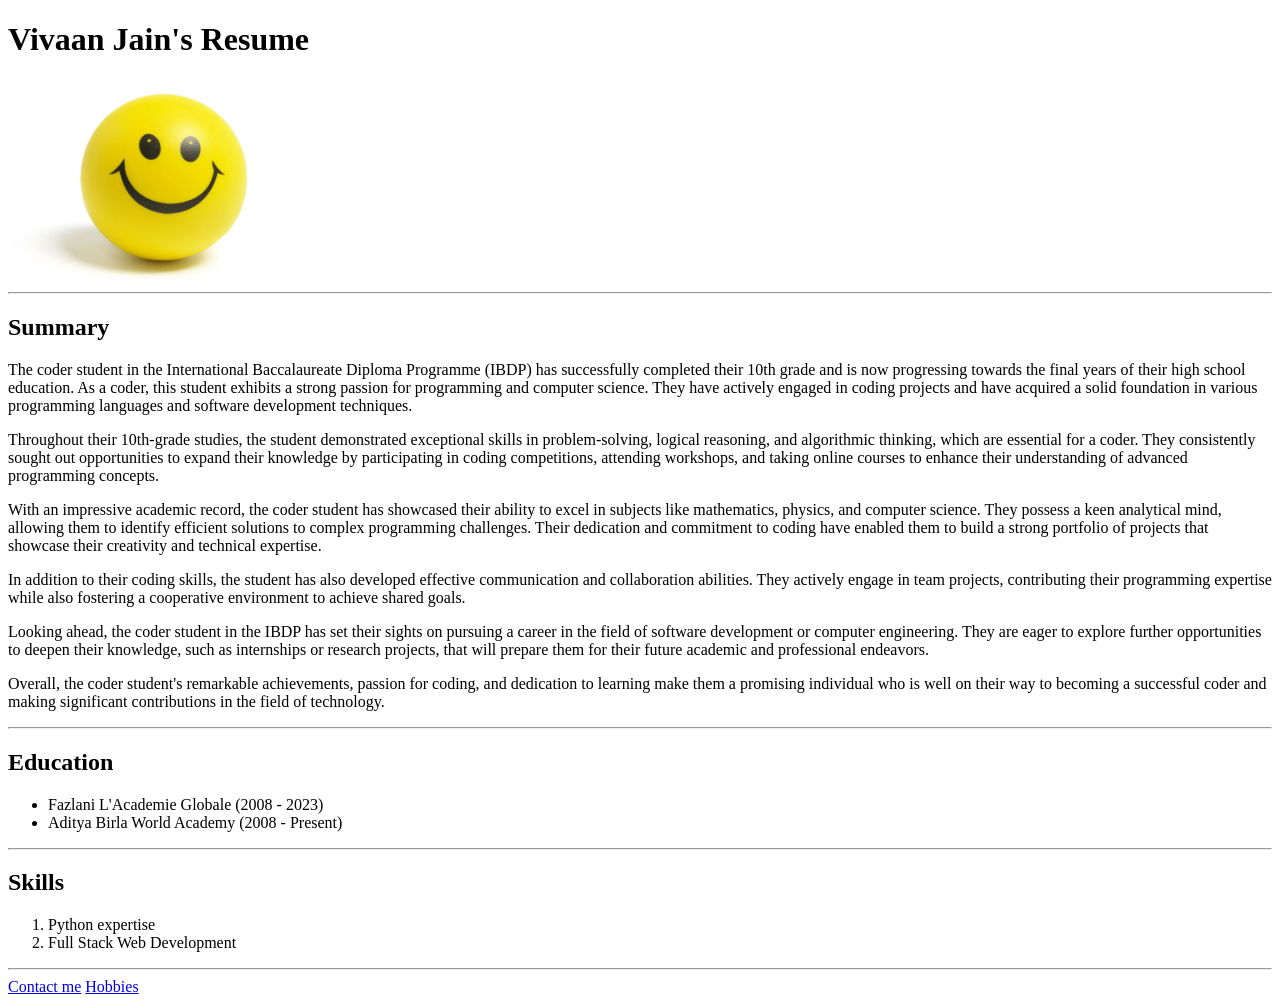
<file: Files/Capstone Project/index.html>
<!DOCTYPE html>
<html lang="en">
<head>
    <meta charset="UTF-8">
    <meta http-equiv="X-UA-Compatible" content="IE=edge">
    <meta name="viewport" content="width=device-width, initial-scale=1.0">
    <title>My Resume</title>
</head>
<body>
    <h1>Vivaan Jain's Resume</h1>
    <img src="./Vivaan_Jain_image.webp" alt="Image of Vivaan Jain" height="200"/>
    <hr />

    <h2>Summary</h2>
    <p>The coder student in the International Baccalaureate Diploma Programme (IBDP) has successfully completed their 10th grade and is now progressing towards the final years of their high school education. As a coder, this student exhibits a strong passion for programming and computer science. They have actively engaged in coding projects and have acquired a solid foundation in various programming languages and software development techniques.</p>

    <p> Throughout their 10th-grade studies, the student demonstrated exceptional skills in problem-solving, logical reasoning, and algorithmic thinking, which are essential for a coder. They consistently sought out opportunities to expand their knowledge by participating in coding competitions, attending workshops, and taking online courses to enhance their understanding of advanced programming concepts.</p>
        
    <p> With an impressive academic record, the coder student has showcased their ability to excel in subjects like mathematics, physics, and computer science. They possess a keen analytical mind, allowing them to identify efficient solutions to complex programming challenges. Their dedication and commitment to coding have enabled them to build a strong portfolio of projects that showcase their creativity and technical expertise.</p>
        
    <p>In addition to their coding skills, the student has also developed effective communication and collaboration abilities. They actively engage in team projects, contributing their programming expertise while also fostering a cooperative environment to achieve shared goals.</p>
        
    <p> Looking ahead, the coder student in the IBDP has set their sights on pursuing a career in the field of software development or computer engineering. They are eager to explore further opportunities to deepen their knowledge, such as internships or research projects, that will prepare them for their future academic and professional endeavors.</p>
        
    <p> Overall, the coder student's remarkable achievements, passion for coding, and dedication to learning make them a promising individual who is well on their way to becoming a successful coder and making significant contributions in the field of technology.</p>
    <hr />

    <h2>Education</h2>

    <ul>
        <li>Fazlani L'Academie Globale (2008 - 2023)</li>
        <li>Aditya Birla World Academy (2008 - Present)</li>
    </ul>

    <hr />

    <h2>Skills</h2>

    <ol>
        <li>Python expertise</li>
        <li>Full Stack Web Development</li>
    </ol>

    <hr />

    <footer>
        <a href="contact.html">Contact me</a>
        <a href="hobbies.html">Hobbies</a>
    </footer>
</body>
</html>
</file>
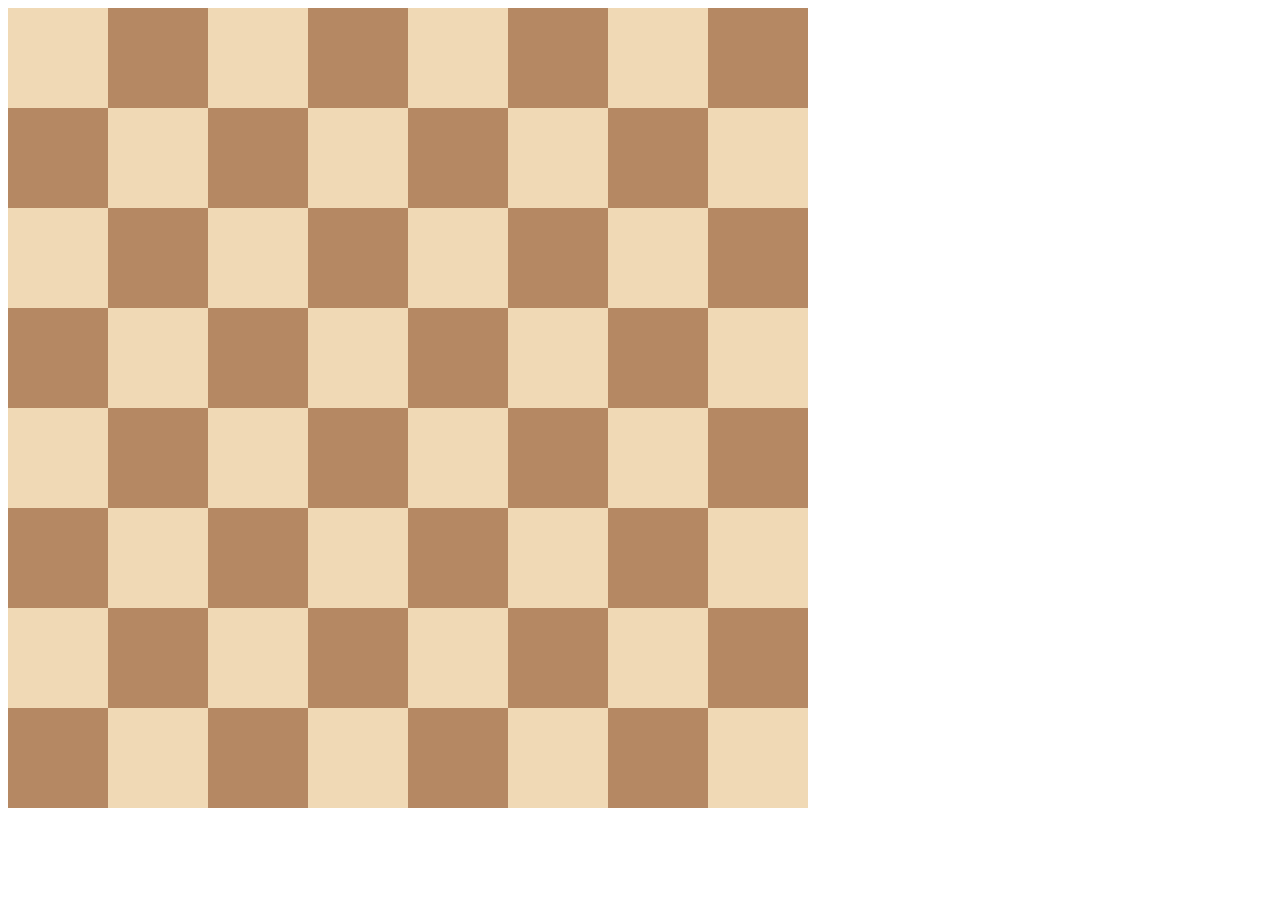
<file: Files/10.0+Display+Grid/10.0 Display Grid/index.html>
<!DOCTYPE html>
<html>

<head>
  <title>Chessboard</title>
  <style>
    /* Write your code here */
    /* Each square should be 100px by 100px */
    /* My colours for white: #f0d9b5, black: #b58863 */

    .container {
      display: grid;
      grid-template-columns: 1fr 1fr 1fr 1fr 1fr 1fr 1fr 1fr;
      grid-template-rows: 1fr 1fr 1fr 1fr 1fr 1fr 1fr 1fr;
      width: 800px
    }

    .black {
      background-color: #b58863;
      width: 100px;
      height: 100px;
    }

    .white {
      background-color: #f0d9b5;
      width: 100px;
      height: 100px;
    }


  </style>
</head>

<body>
  <div class="container">
    <div class="white"></div>
    <div class="black"></div>
    <div class="white"></div>
    <div class="black"></div>
    <div class="white"></div>
    <div class="black"></div>
    <div class="white"></div>
    <div class="black"></div>
    <div class="black"></div>
    <div class="white"></div>
    <div class="black"></div>
    <div class="white"></div>
    <div class="black"></div>
    <div class="white"></div>
    <div class="black"></div>
    <div class="white"></div>
    <div class="white"></div>
    <div class="black"></div>
    <div class="white"></div>
    <div class="black"></div>
    <div class="white"></div>
    <div class="black"></div>
    <div class="white"></div>
    <div class="black"></div>
    <div class="black"></div>
    <div class="white"></div>
    <div class="black"></div>
    <div class="white"></div>
    <div class="black"></div>
    <div class="white"></div>
    <div class="black"></div>
    <div class="white"></div>
    <div class="white"></div>
    <div class="black"></div>
    <div class="white"></div>
    <div class="black"></div>
    <div class="white"></div>
    <div class="black"></div>
    <div class="white"></div>
    <div class="black"></div>
    <div class="black"></div>
    <div class="white"></div>
    <div class="black"></div>
    <div class="white"></div>
    <div class="black"></div>
    <div class="white"></div>
    <div class="black"></div>
    <div class="white"></div>
    <div class="white"></div>
    <div class="black"></div>
    <div class="white"></div>
    <div class="black"></div>
    <div class="white"></div>
    <div class="black"></div>
    <div class="white"></div>
    <div class="black"></div>
    <div class="black"></div>
    <div class="white"></div>
    <div class="black"></div>
    <div class="white"></div>
    <div class="black"></div>
    <div class="white"></div>
    <div class="black"></div>
    <div class="white"></div>
  </div>
</body>

</html>
</file>
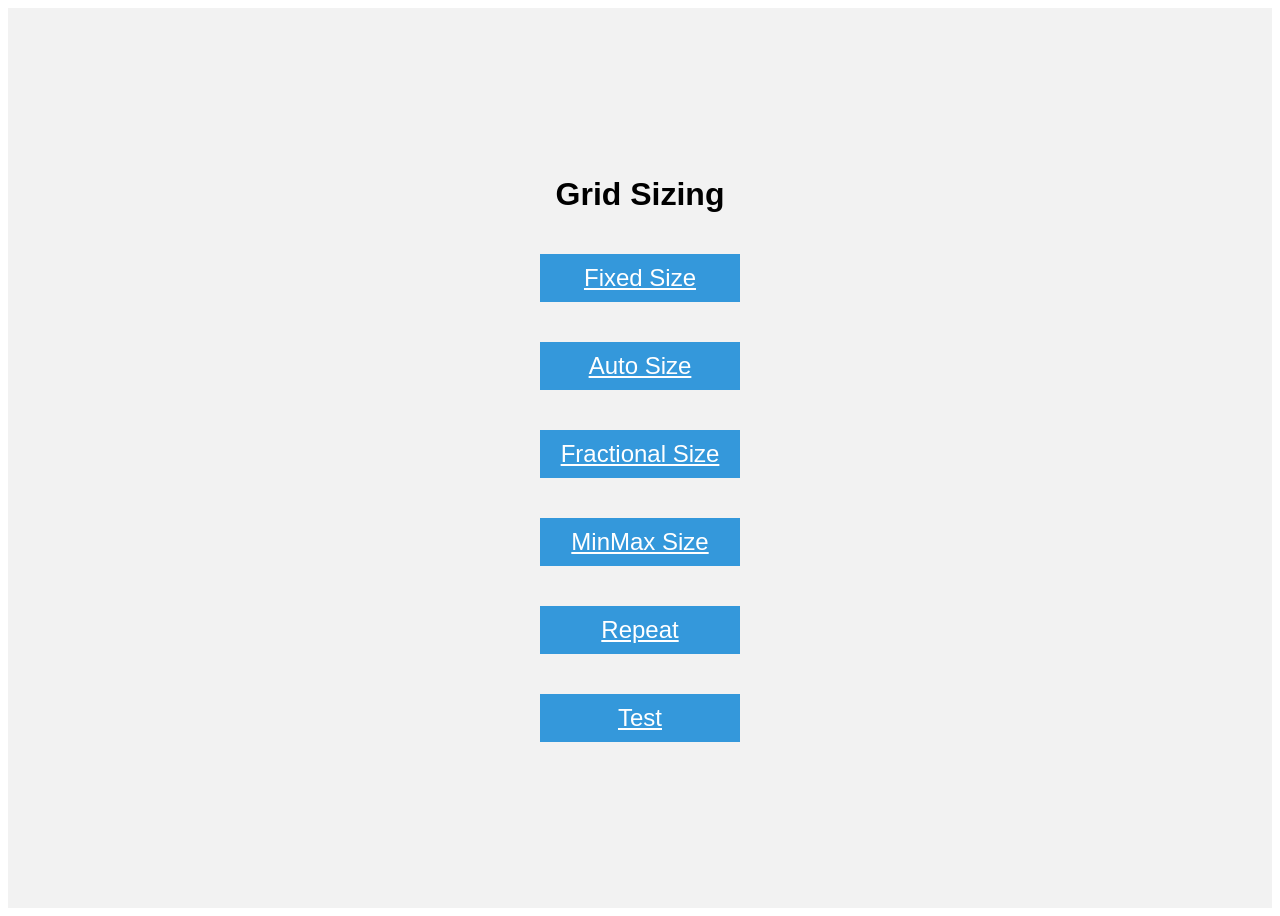
<file: Files/10.1+Grid+Sizing/10.1 Grid Sizing/index.html>
<!DOCTYPE html>
<html lang="en">

<head>
  <meta charset="UTF-8">
  <meta name="google" content="notranslate">
  <meta name="viewport" content="width=device-width, initial-scale=1.0">
  <title>Grid Fundamentals</title>
  <style>
    body {
      font-family: sans-serif;
    }

    .container {
      display: flex;
      justify-content: center;
      align-items: center;
      flex-direction: column;
      height: 100vh;
      background-color: #f2f2f2;
    }

    .item {
      width: 200px;
      margin: 20px;
      background-color: #3498db;
      color: #fff;
      text-align: center;
      line-height: 2;
      font-size: 24px;
    }
  </style>
</head>

<body>
  <div class="container">
    <h1>Grid Sizing</h1>
    <a class="item" href="./fixed-size.html">Fixed Size</a>
    <a class="item" href="./auto-size.html">Auto Size</a>
    <a class="item" href="./fractional-size.html">Fractional Size</a>
    <a class="item" href="./minmax-size.html">MinMax Size</a>
    <a class="item" href="./repeat.html">Repeat</a>
    <a class="item" href="./test.html">Test</a>


  </div>
</body>

</html>
</file>
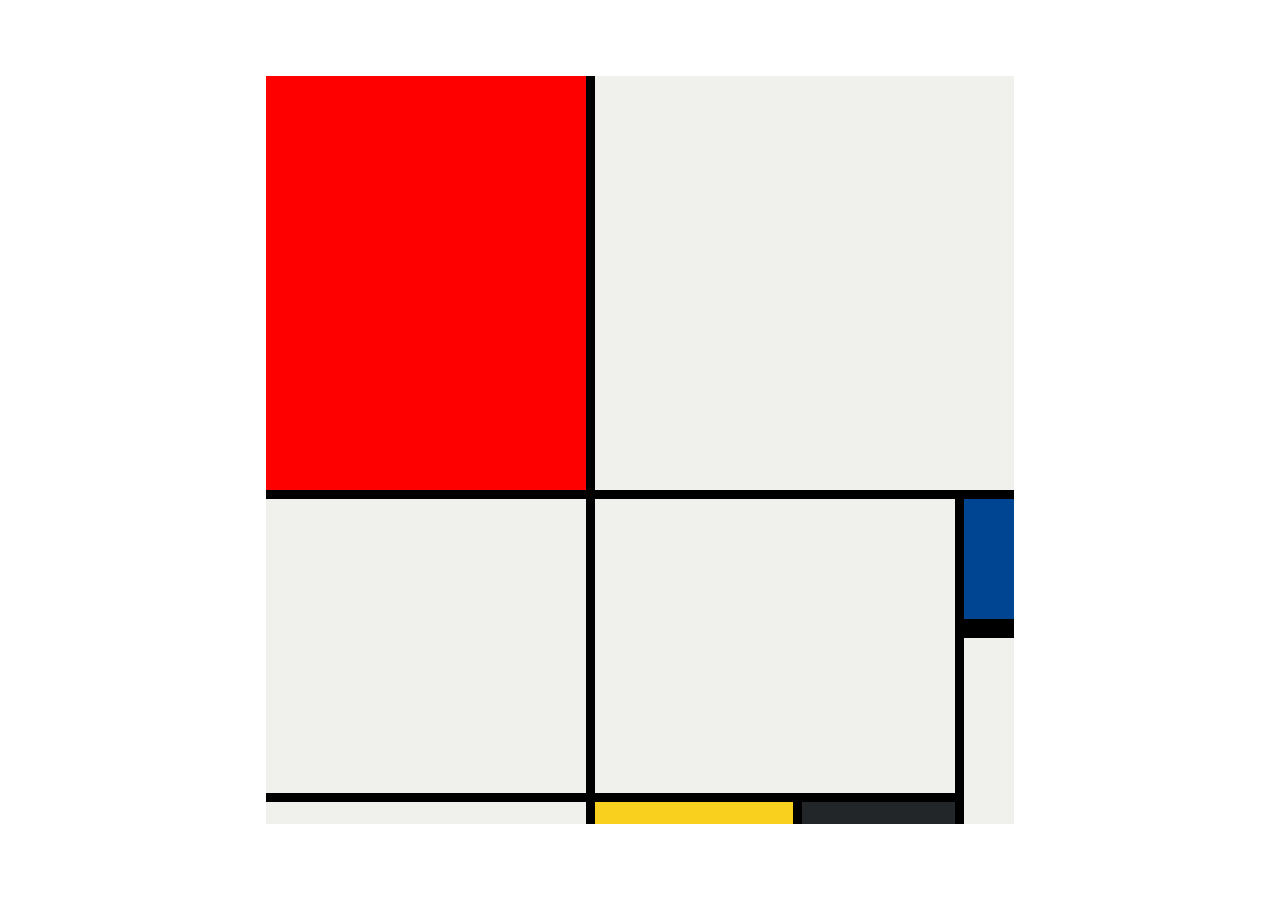
<file: Files/10.3+Mondrian+Project/10.3 Mondrian Project/index.html>
<!DOCTYPE html>
<html lang="en">

<head>
  <meta charset="UTF-8">
  <meta name="viewport" content="width=device-width, initial-scale=1.0">
  <title>Mondrian Project</title>
  <style>
    /* 
    Write your CSS here 
    Gap Colour: #000
    White: #F0F1EC
    Red: #E72F24
    Black: #232629
    Blue: #004592
    Yellow: #F9D01E

    For dimensions, see dimensions.png image.
    HINT: Remember you can't change the properties of grid lines.
    But grid lines are transparent!
    */

    body{
      display: flex;
      justify-content: center;
      align-items: center;
      height: 100vh;
      padding: 0;
      margin: 0;
    }

    .container {
      height: 748px;
      width: 748px;
      display: grid;
      gap: 9px; 
      grid-template-columns: 320px 198px 153px 50px;
      grid-template-rows: 414px 130px 155px 22px;
      background-color: black;
    }

    .red-box {
      background-color: red;
    }

    .white-box-1 {
      background-color: #F0F1EC;
      grid-column: span 3;
    }

    .white-box-2 {
      background-color: #F0F1EC;
      grid-row: span 2;
    }

    .white-box-3 {
      background-color: #F0F1EC;
      grid-column: span 2;
      grid-row: span 2;
    }

    .blue-box {
      background-color: #004592;
      border-bottom: 10px solid black;
    }

    .white-box-4 {
      background-color: #F0F1EC;
      grid-row: span 2;
    }

    .white-box-5 {
      background-color: #F0F1EC;
    }

    .yellow-box {
      background-color: #F9D01E;
    }

    .black-box {
      background-color: #232629;
    }
  </style>
</head>

<body>
  <div class = "container">
    <div class = "item red-box"></div>
    <div class = "item white-box-1"></div>
    <div class = "item white-box-2"></div>
    <div class = "item white-box-3"></div>
    <div class = "item blue-box"></div>
    <div class = "item white-box-4"></div>
    <div class = "item white-box-5"></div>  
    <div class = "item yellow-box"></div>
    <div class = "item black-box"></div>
  </div>
</body>

</html>
</file>
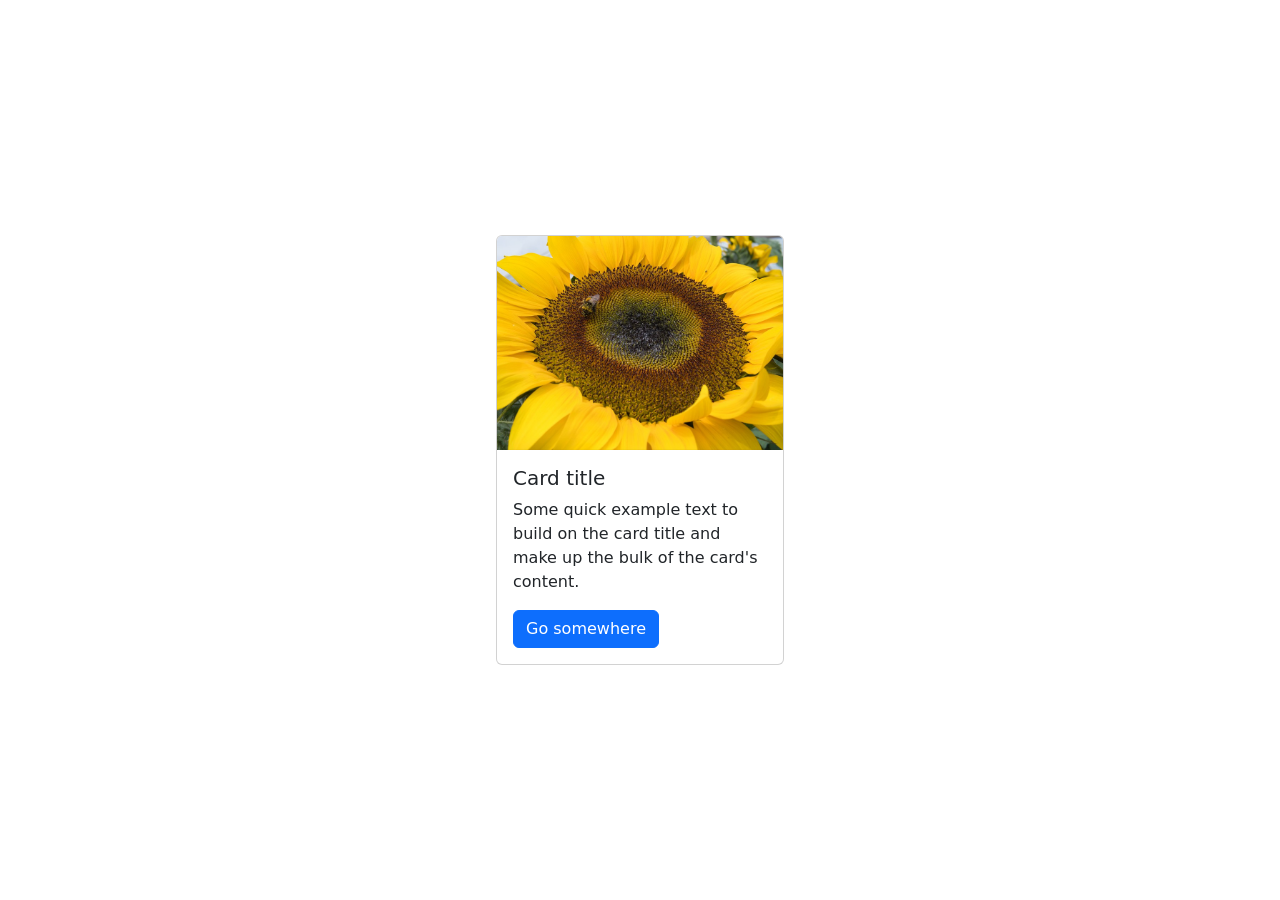
<file: Files/11.0+Bootstrap+Intro/11.0 Bootstrap Intro/index.html>
<!doctype html>
<html lang="en">

<head>
  <meta charset="utf-8">
  <meta name="viewport" content="width=device-width, initial-scale=1">
  <title>Bootstrap</title>
  <link rel="stylesheet" href="https://cdn.jsdelivr.net/npm/bootstrap@5.3.0-alpha3/dist/css/bootstrap.min.css">
  <!-- TODO 1: Add the Bootstrap link here. -->
  <style>
    /* TODO 4: Use flexbox to center the card in the vertical and horizontal center. */
    .flex-container {
      display: flex;
      justify-content: center;
      align-items: center;
      height: 100vh;
      padding: 0;
      margin: 0;
    }
  </style>
</head>

<body>
  <div class="flex-container">
    <script src="https://cdn.jsdelivr.net/npm/bootstrap@5.3.0-alpha3/dist/js/bootstrap.bundle.min.js"></script>
    <!-- TODO 2: Add the Bootstrap Prebuilt Card here -->
    <div class="card" style="width: 18rem;">
      <img src="./flower.jpg" class="card-img-top" alt="...">
      <div class="card-body">
        <h5 class="card-title">Card title</h5>
        <p class="card-text">Some quick example text to build on the card title and make up the bulk of the card's content.</p>
        <a href="#" class="btn btn-primary">Go somewhere</a>
      </div>
    </div>
    <!-- TODO 3: Change the image src to display the flower.jpg image. -->
  </div>
</body>

</html>
</file>
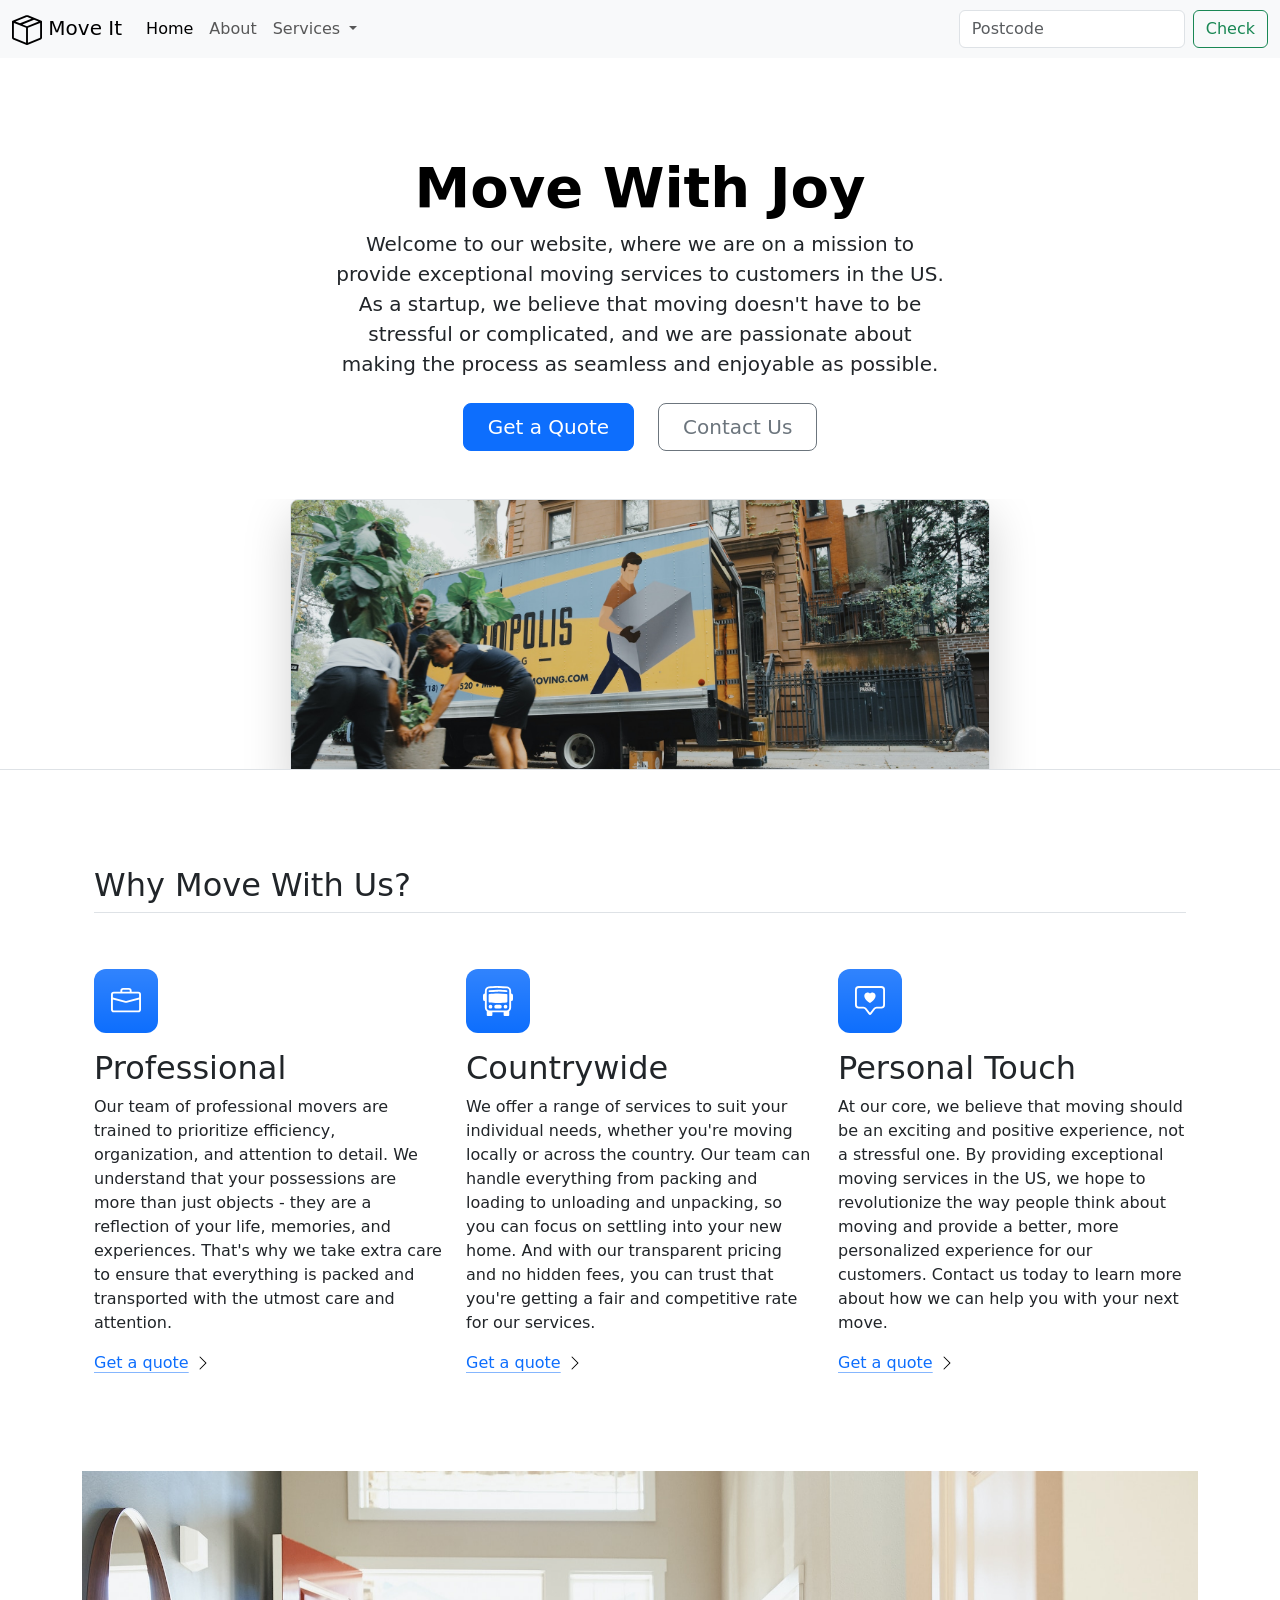
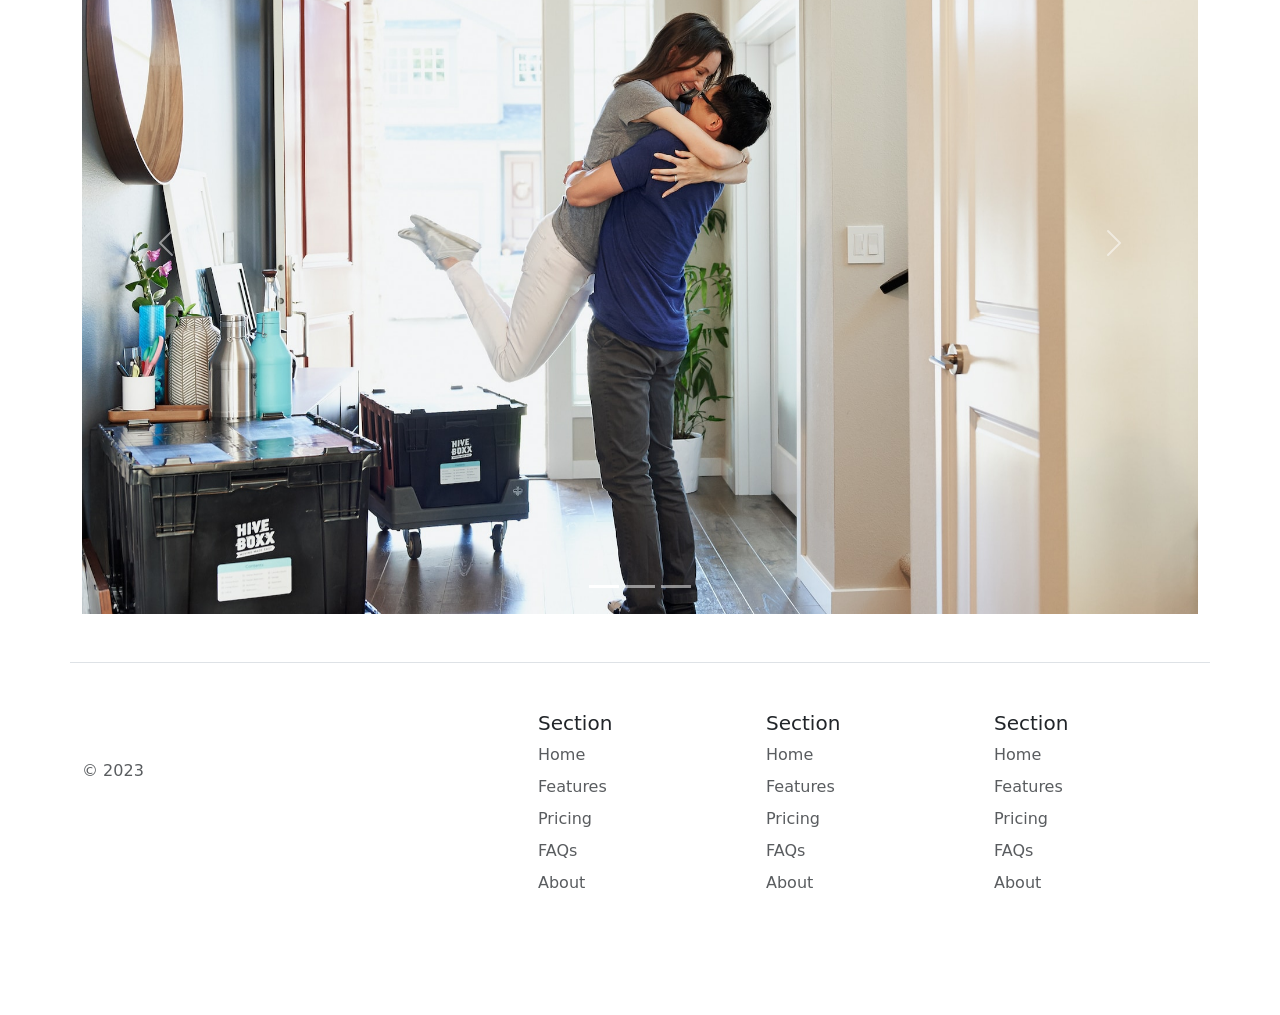
<file: Files/11.2+Bootstrap+Components/11.2 Bootstrap Components/index.html>
<!DOCTYPE html>
<html lang="en">

<head>
  <meta charset="UTF-8">
  <meta name="viewport" content="width=device-width, initial-scale=1.0">
  <title>Bootstrap Components</title>
  <link href="https://cdn.jsdelivr.net/npm/bootstrap@5.3.0-alpha2/dist/css/bootstrap.min.css" rel="stylesheet"
    integrity="sha384-aFq/bzH65dt+w6FI2ooMVUpc+21e0SRygnTpmBvdBgSdnuTN7QbdgL+OapgHtvPp" crossorigin="anonymous">
  <style>
    .feature-icon {
      width: 4rem;
      height: 4rem;
      border-radius: 0.75rem;
    }
  </style>
</head>

<body>

  <nav class="navbar navbar-expand-lg bg-body-tertiary">
    <div class="container-fluid">
      <a class="navbar-brand" href="#"><img src="./box-seam.svg" alt="moveit brand icon" height="30"> Move It</a>
      <button class="navbar-toggler" type="button" data-bs-toggle="collapse" data-bs-target="#navbarSupportedContent"
        aria-controls="navbarSupportedContent" aria-expanded="false" aria-label="Toggle navigation">
        <span class="navbar-toggler-icon"></span>
      </button>
      <div class="collapse navbar-collapse" id="navbarSupportedContent">
        <ul class="navbar-nav me-auto mb-2 mb-lg-0">
          <li class="nav-item">
            <a class="nav-link active" aria-current="page" href="#">Home</a>
          </li>
          <li class="nav-item">
            <a class="nav-link" href="#">About</a>
          </li>
          <li class="nav-item dropdown">
            <a class="nav-link dropdown-toggle" href="#" role="button" data-bs-toggle="dropdown" aria-expanded="false">
              Services
            </a>
            <ul class="dropdown-menu">
              <li><a class="dropdown-item" href="#">Action</a></li>
              <li><a class="dropdown-item" href="#">Another action</a></li>
              <li>
                <hr class="dropdown-divider">
              </li>
              <li><a class="dropdown-item" href="#">Something else here</a></li>
            </ul>
          </li>
        </ul>
        <form class="d-flex" role="search">
          <input class="form-control me-2" type="search" placeholder="Postcode" aria-label="Search">
          <button class="btn btn-outline-success" type="submit">Check</button>
        </form>
      </div>
    </div>
  </nav>


  <div class="px-4 pt-5 my-5 text-center border-bottom">
    <h1 class="display-4 fw-bold text-body-emphasis">Move With Joy</h1>
    <div class="col-lg-6 mx-auto">
      <p class="lead mb-4">Welcome to our website, where we are on a mission to provide exceptional moving services to
        customers in the US. As a
        startup, we believe that moving doesn't have to be stressful or complicated, and we are passionate about making
        the
        process as seamless and enjoyable as possible.
      </p>
      <div class="d-grid gap-2 d-sm-flex justify-content-sm-center mb-5">
        <button type="button" class="btn btn-primary btn-lg px-4 me-sm-3">Get a Quote</button>
        <button type="button" class="btn btn-outline-secondary btn-lg px-4">Contact Us</button>
      </div>
    </div>
    <div class="overflow-hidden" style="max-height: 30vh;">
      <div class="container px-5">
        <img src="./moving-van.jpg" class="img-fluid border rounded-3 shadow-lg mb-4" alt="Example image" width="700"
          height="500" loading="lazy">
      </div>
    </div>
  </div>

  <div class="container px-4 py-5" id="featured-3">
    <h2 class="pb-2 border-bottom">Why Move With Us?</h2>
    <div class="row g-4 py-5 row-cols-1 row-cols-lg-3">
      <div class="feature col">
        <div
          class="feature-icon d-inline-flex align-items-center justify-content-center text-bg-primary bg-gradient fs-2 mb-3">
          <img src="./briefcase.svg" alt="briefcase" height="30">
        </div>
        <h3 class="fs-2">Professional</h3>
        <p>Our team of professional movers are trained to prioritize efficiency, organization, and attention to detail.
          We
          understand that your possessions are more than just objects - they are a reflection of your life, memories,
          and
          experiences. That's why we take extra care to ensure that everything is packed and transported with the utmost
          care and
          attention.</p>
        <a href="#" class="icon-link">
          Get a quote
          <img src="./chevron-right.svg" alt="chevron-right">
        </a>
      </div>
      <div class="feature col">
        <div
          class="feature-icon d-inline-flex align-items-center justify-content-center text-bg-primary bg-gradient fs-2 mb-3">
          <img src="./bus-front.svg" alt="bus-front" height="30">
        </div>
        <h3 class="fs-2">Countrywide</h3>
        <p>We offer a range of services to suit your individual needs, whether you're moving locally or across the
          country. Our
          team can handle everything from packing and loading to unloading and unpacking, so you can focus on settling
          into your
          new home. And with our transparent pricing and no hidden fees, you can trust that you're getting a fair and
          competitive
          rate for our services.</p>
        <a href="#" class="icon-link">
          Get a quote
          <img src="./chevron-right.svg" alt="chevron-right">
        </a>
      </div>
      <div class="feature col">
        <div
          class="feature-icon d-inline-flex align-items-center justify-content-center text-bg-primary bg-gradient fs-2 mb-3">
          <img src="./chat-square-heart.svg" alt="chat-square-heart" height="30">
        </div>
        <h3 class="fs-2">Personal Touch</h3>
        <p>At our core, we believe that moving should be an exciting and positive experience, not a stressful one. By
          providing
          exceptional moving services in the US, we hope to revolutionize the way people think about moving and provide
          a better,
          more personalized experience for our customers. Contact us today to learn more about how we can help you with
          your next
          move.</p>
        <a href="#" class="icon-link">
          Get a quote
          <img src="./chevron-right.svg" alt="chevron-right">
        </a>
      </div>
    </div>
  </div>
  <div class="container">
    <div id="carouselExampleIndicators" class="carousel slide">
      <div class="carousel-indicators">
        <button type="button" data-bs-target="#carouselExampleIndicators" data-bs-slide-to="0" class="active"
          aria-current="true" aria-label="Slide 1"></button>
        <button type="button" data-bs-target="#carouselExampleIndicators" data-bs-slide-to="1"
          aria-label="Slide 2"></button>
        <button type="button" data-bs-target="#carouselExampleIndicators" data-bs-slide-to="2"
          aria-label="Slide 3"></button>
      </div>
      <div class="carousel-inner">
        <div class="carousel-item active">
          <img src="./couple.jpg" class="d-block w-100" alt="couple">
        </div>
        <div class="carousel-item">
          <img src="./dog.jpg" class="d-block w-100" alt="dog">
        </div>
        <div class="carousel-item">
          <img src="./family.jpg" class="d-block w-100" alt="family">
        </div>
      </div>
      <button class="carousel-control-prev" type="button" data-bs-target="#carouselExampleIndicators"
        data-bs-slide="prev">
        <span class="carousel-control-prev-icon" aria-hidden="true"></span>
        <span class="visually-hidden">Previous</span>
      </button>
      <button class="carousel-control-next" type="button" data-bs-target="#carouselExampleIndicators"
        data-bs-slide="next">
        <span class="carousel-control-next-icon" aria-hidden="true"></span>
        <span class="visually-hidden">Next</span>
      </button>
    </div>
  </div>

  <div class="container">
    <footer class="row row-cols-1 row-cols-sm-2 row-cols-md-5 py-5 my-5 border-top">
      <div class="col mb-3">
        <a href="/" class="d-flex align-items-center mb-3 link-body-emphasis text-decoration-none">
          <svg class="bi me-2" width="40" height="32">
            <use xlink:href="#bootstrap"></use>
          </svg>
        </a>
        <p class="text-body-secondary">© 2023</p>
      </div>

      <div class="col mb-3">

      </div>

      <div class="col mb-3">
        <h5>Section</h5>
        <ul class="nav flex-column">
          <li class="nav-item mb-2"><a href="#" class="nav-link p-0 text-body-secondary">Home</a></li>
          <li class="nav-item mb-2"><a href="#" class="nav-link p-0 text-body-secondary">Features</a></li>
          <li class="nav-item mb-2"><a href="#" class="nav-link p-0 text-body-secondary">Pricing</a></li>
          <li class="nav-item mb-2"><a href="#" class="nav-link p-0 text-body-secondary">FAQs</a></li>
          <li class="nav-item mb-2"><a href="#" class="nav-link p-0 text-body-secondary">About</a></li>
        </ul>
      </div>

      <div class="col mb-3">
        <h5>Section</h5>
        <ul class="nav flex-column">
          <li class="nav-item mb-2"><a href="#" class="nav-link p-0 text-body-secondary">Home</a></li>
          <li class="nav-item mb-2"><a href="#" class="nav-link p-0 text-body-secondary">Features</a></li>
          <li class="nav-item mb-2"><a href="#" class="nav-link p-0 text-body-secondary">Pricing</a></li>
          <li class="nav-item mb-2"><a href="#" class="nav-link p-0 text-body-secondary">FAQs</a></li>
          <li class="nav-item mb-2"><a href="#" class="nav-link p-0 text-body-secondary">About</a></li>
        </ul>
      </div>

      <div class="col mb-3">
        <h5>Section</h5>
        <ul class="nav flex-column">
          <li class="nav-item mb-2"><a href="#" class="nav-link p-0 text-body-secondary">Home</a></li>
          <li class="nav-item mb-2"><a href="#" class="nav-link p-0 text-body-secondary">Features</a></li>
          <li class="nav-item mb-2"><a href="#" class="nav-link p-0 text-body-secondary">Pricing</a></li>
          <li class="nav-item mb-2"><a href="#" class="nav-link p-0 text-body-secondary">FAQs</a></li>
          <li class="nav-item mb-2"><a href="#" class="nav-link p-0 text-body-secondary">About</a></li>
        </ul>
      </div>
    </footer>
  </div>
  <script src="https://cdn.jsdelivr.net/npm/bootstrap@5.3.0-alpha3/dist/js/bootstrap.bundle.min.js"
    integrity="sha384-ENjdO4Dr2bkBIFxQpeoTz1HIcje39Wm4jDKdf19U8gI4ddQ3GYNS7NTKfAdVQSZe"
    crossorigin="anonymous"></script>
</body>

</html>
</file>
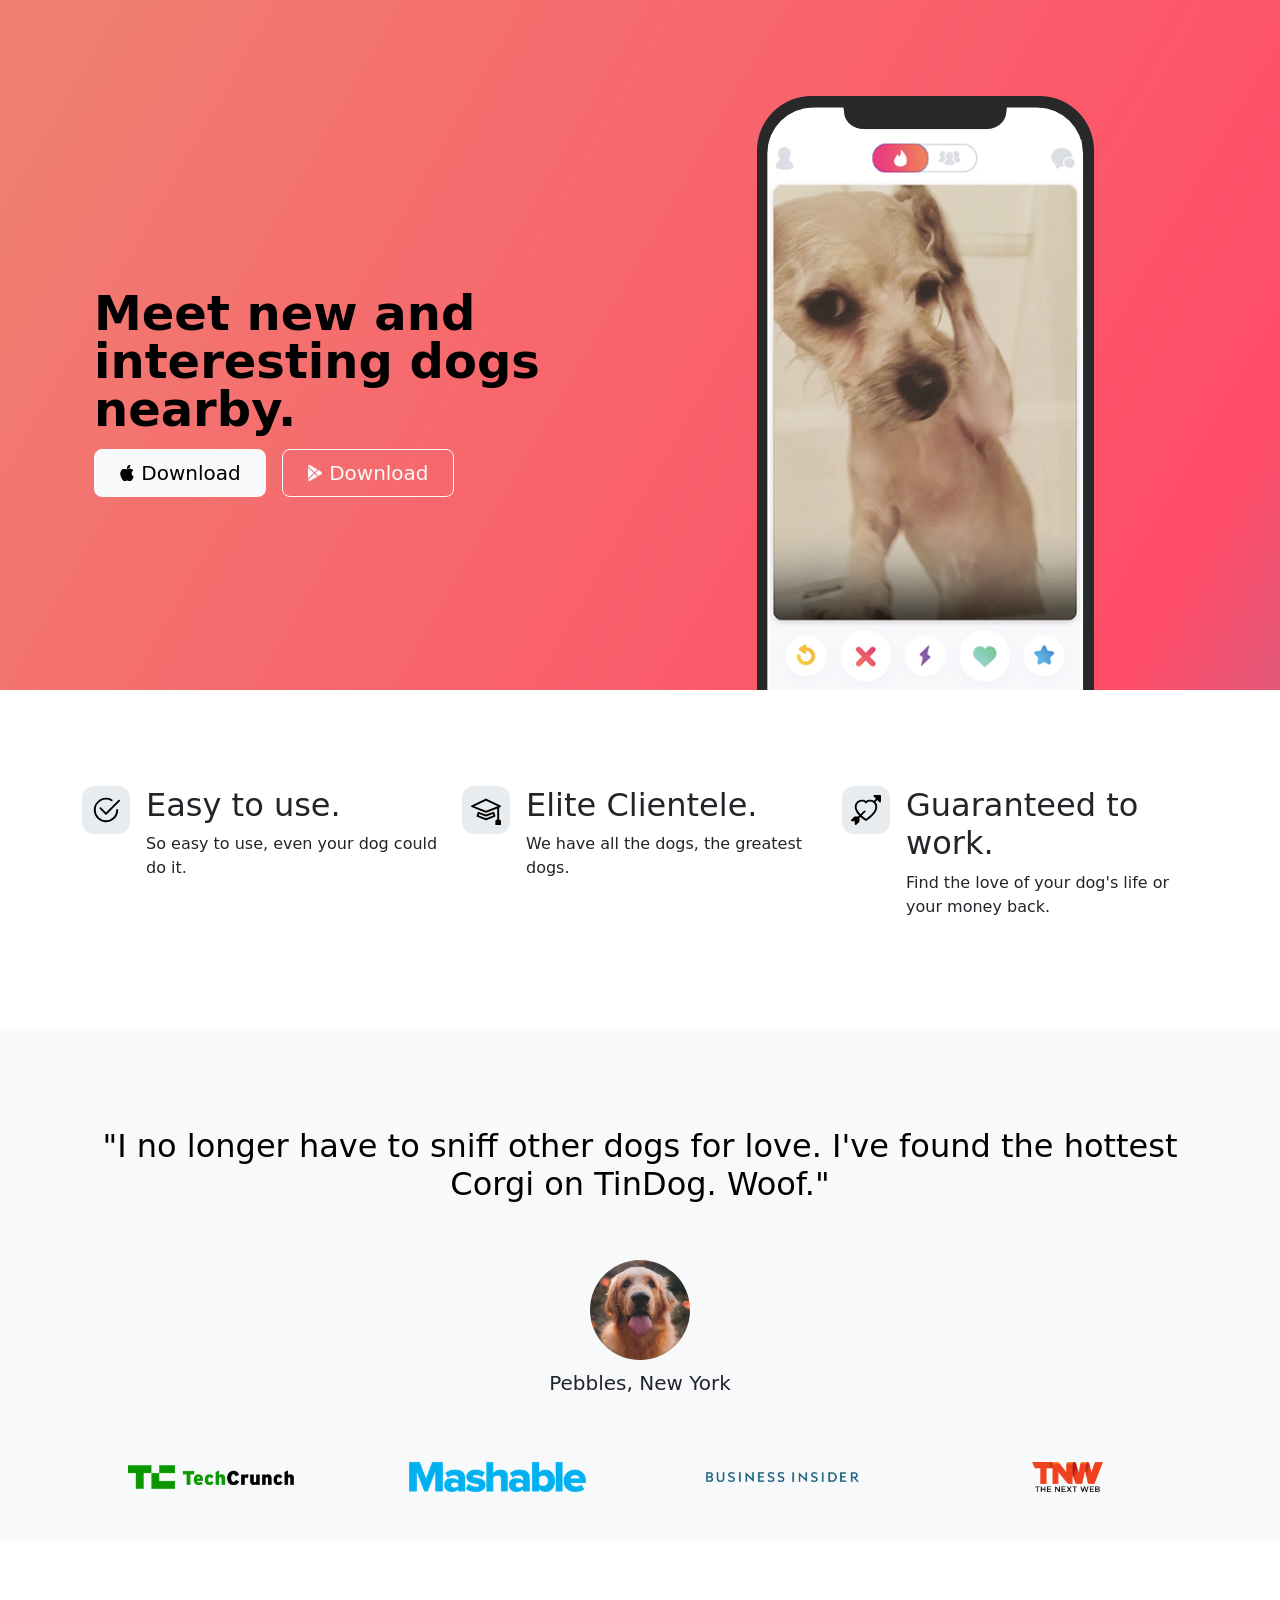
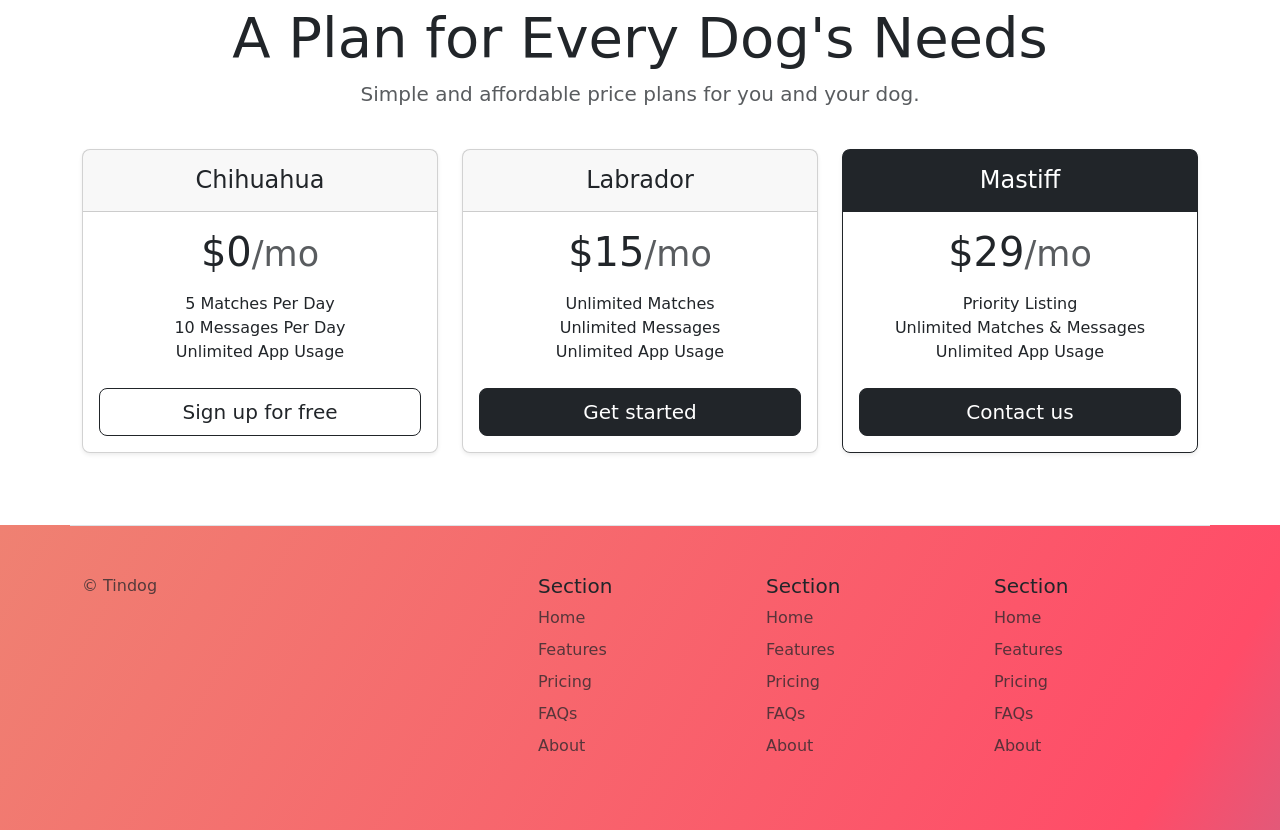
<file: Files/11.3+TinDog+Project/11.3 TinDog Project/index.html>
<!DOCTYPE html>
<html lang="en">

<head>
  <meta charset="UTF-8">
  <meta name="viewport" content="width=device-width, initial-scale=1.0">
  <title>TinDog</title>
  <link href="https://cdn.jsdelivr.net/npm/bootstrap@5.3.0-alpha3/dist/css/bootstrap.min.css" rel="stylesheet"
    integrity="sha384-KK94CHFLLe+nY2dmCWGMq91rCGa5gtU4mk92HdvYe+M/SXH301p5ILy+dN9+nJOZ" crossorigin="anonymous">
  <link rel="stylesheet" href="./css/solution.css">
</head>

<body>


  <!-- Title -->
  <section id="title" class="gradient-background">

    <div class="container col-xxl-8 px-4 pt-5">
      <div class="row flex-lg-row-reverse align-items-center g-5 pt-5">
        <div class="col-10 col-sm-8 col-lg-6">
          <img src="./images/iphone.png" class="d-block mx-lg-auto img-fluid" alt="Bootstrap Themes" height="200"
            loading="lazy">
        </div>
        <div class="col-lg-6">
          <h1 class="display-5 fw-bold text-body-emphasis lh-1 mb-3">Meet new and interesting dogs nearby.</h1>

          <div class="d-grid gap-2 d-md-flex justify-content-md-start">
            <button type="button" class="btn btn-light btn-lg px-4 me-md-2"><svg xmlns="http://www.w3.org/2000/svg"
                width="16" height="16" fill="currentColor" class="bi bi-apple mb-1" viewBox="0 0 16 16">
                <path
                  d="M11.182.008C11.148-.03 9.923.023 8.857 1.18c-1.066 1.156-.902 2.482-.878 2.516.024.034 1.52.087 2.475-1.258.955-1.345.762-2.391.728-2.43Zm3.314 11.733c-.048-.096-2.325-1.234-2.113-3.422.212-2.189 1.675-2.789 1.698-2.854.023-.065-.597-.79-1.254-1.157a3.692 3.692 0 0 0-1.563-.434c-.108-.003-.483-.095-1.254.116-.508.139-1.653.589-1.968.607-.316.018-1.256-.522-2.267-.665-.647-.125-1.333.131-1.824.328-.49.196-1.422.754-2.074 2.237-.652 1.482-.311 3.83-.067 4.56.244.729.625 1.924 1.273 2.796.576.984 1.34 1.667 1.659 1.899.319.232 1.219.386 1.843.067.502-.308 1.408-.485 1.766-.472.357.013 1.061.154 1.782.539.571.197 1.111.115 1.652-.105.541-.221 1.324-1.059 2.238-2.758.347-.79.505-1.217.473-1.282Z" />
                <path
                  d="M11.182.008C11.148-.03 9.923.023 8.857 1.18c-1.066 1.156-.902 2.482-.878 2.516.024.034 1.52.087 2.475-1.258.955-1.345.762-2.391.728-2.43Zm3.314 11.733c-.048-.096-2.325-1.234-2.113-3.422.212-2.189 1.675-2.789 1.698-2.854.023-.065-.597-.79-1.254-1.157a3.692 3.692 0 0 0-1.563-.434c-.108-.003-.483-.095-1.254.116-.508.139-1.653.589-1.968.607-.316.018-1.256-.522-2.267-.665-.647-.125-1.333.131-1.824.328-.49.196-1.422.754-2.074 2.237-.652 1.482-.311 3.83-.067 4.56.244.729.625 1.924 1.273 2.796.576.984 1.34 1.667 1.659 1.899.319.232 1.219.386 1.843.067.502-.308 1.408-.485 1.766-.472.357.013 1.061.154 1.782.539.571.197 1.111.115 1.652-.105.541-.221 1.324-1.059 2.238-2.758.347-.79.505-1.217.473-1.282Z" />
              </svg> Download</button>
            <button type="button" class="btn btn-outline-light btn-lg px-4"><svg xmlns="http://www.w3.org/2000/svg"
                width="16" height="16" fill="currentColor" class="bi bi-google-play mb-1" viewBox="0 0 16 16">
                <path
                  d="M14.222 9.374c1.037-.61 1.037-2.137 0-2.748L11.528 5.04 8.32 8l3.207 2.96 2.694-1.586Zm-3.595 2.116L7.583 8.68 1.03 14.73c.201 1.029 1.36 1.61 2.303 1.055l7.294-4.295ZM1 13.396V2.603L6.846 8 1 13.396ZM1.03 1.27l6.553 6.05 3.044-2.81L3.333.215C2.39-.341 1.231.24 1.03 1.27Z" />
              </svg> Download</button>
          </div>
        </div>
      </div>
    </div>
  </section>
  <!-- Features -->
  <section id="features">
    <div class="container mt-5">
      <div class="row g-4 py-5 row-cols-1 row-cols-lg-3">
        <div class="col d-flex align-items-start">
          <div
            class="icon-square text-body-emphasis bg-body-secondary d-inline-flex align-items-center justify-content-center fs-4 flex-shrink-0 me-3">
            <svg xmlns="http://www.w3.org/2000/svg" height="30" fill="currentColor" class="bi bi-check2-circle"
              viewBox="0 0 16 16">
              <path
                d="M2.5 8a5.5 5.5 0 0 1 8.25-4.764.5.5 0 0 0 .5-.866A6.5 6.5 0 1 0 14.5 8a.5.5 0 0 0-1 0 5.5 5.5 0 1 1-11 0z" />
              <path
                d="M15.354 3.354a.5.5 0 0 0-.708-.708L8 9.293 5.354 6.646a.5.5 0 1 0-.708.708l3 3a.5.5 0 0 0 .708 0l7-7z" />
            </svg>
          </div>
          <div>
            <h3 class="fs-2">Easy to use.</h3>
            <p>So easy to use, even your dog could do it.</p>

          </div>
        </div>
        <div class="col d-flex align-items-start">
          <div
            class="icon-square text-body-emphasis bg-body-secondary d-inline-flex align-items-center justify-content-center fs-4 flex-shrink-0 me-3">
            <svg xmlns="http://www.w3.org/2000/svg" height="30" fill="currentColor" class="bi bi-mortarboard"
              viewBox="0 0 16 16">
              <path
                d="M8.211 2.047a.5.5 0 0 0-.422 0l-7.5 3.5a.5.5 0 0 0 .025.917l7.5 3a.5.5 0 0 0 .372 0L14 7.14V13a1 1 0 0 0-1 1v2h3v-2a1 1 0 0 0-1-1V6.739l.686-.275a.5.5 0 0 0 .025-.917l-7.5-3.5ZM8 8.46 1.758 5.965 8 3.052l6.242 2.913L8 8.46Z" />
              <path
                d="M4.176 9.032a.5.5 0 0 0-.656.327l-.5 1.7a.5.5 0 0 0 .294.605l4.5 1.8a.5.5 0 0 0 .372 0l4.5-1.8a.5.5 0 0 0 .294-.605l-.5-1.7a.5.5 0 0 0-.656-.327L8 10.466 4.176 9.032Zm-.068 1.873.22-.748 3.496 1.311a.5.5 0 0 0 .352 0l3.496-1.311.22.748L8 12.46l-3.892-1.556Z" />
            </svg>
          </div>
          <div>
            <h3 class="fs-2">Elite Clientele.</h3>
            <p>We have all the dogs, the greatest dogs.</p>

          </div>
        </div>
        <div class="col d-flex align-items-start">
          <div
            class="icon-square text-body-emphasis bg-body-secondary d-inline-flex align-items-center justify-content-center fs-4 flex-shrink-0 me-3">
            <svg xmlns="http://www.w3.org/2000/svg" height="30" fill="currentColor" class="bi bi-arrow-through-heart"
              viewBox="0 0 16 16">
              <path fill-rule="evenodd"
                d="M2.854 15.854A.5.5 0 0 1 2 15.5V14H.5a.5.5 0 0 1-.354-.854l1.5-1.5A.5.5 0 0 1 2 11.5h1.793l.53-.53c-.771-.802-1.328-1.58-1.704-2.32-.798-1.575-.775-2.996-.213-4.092C3.426 2.565 6.18 1.809 8 3.233c1.25-.98 2.944-.928 4.212-.152L13.292 2 12.147.854A.5.5 0 0 1 12.5 0h3a.5.5 0 0 1 .5.5v3a.5.5 0 0 1-.854.354L14 2.707l-1.006 1.006c.236.248.44.531.6.845.562 1.096.585 2.517-.213 4.092-.793 1.563-2.395 3.288-5.105 5.08L8 13.912l-.276-.182a21.86 21.86 0 0 1-2.685-2.062l-.539.54V14a.5.5 0 0 1-.146.354l-1.5 1.5Zm2.893-4.894A20.419 20.419 0 0 0 8 12.71c2.456-1.666 3.827-3.207 4.489-4.512.679-1.34.607-2.42.215-3.185-.817-1.595-3.087-2.054-4.346-.761L8 4.62l-.358-.368c-1.259-1.293-3.53-.834-4.346.761-.392.766-.464 1.845.215 3.185.323.636.815 1.33 1.519 2.065l1.866-1.867a.5.5 0 1 1 .708.708L5.747 10.96Z" />
            </svg>
          </div>
          <div>
            <h3 class="fs-2">Guaranteed to work.</h3>
            <p>Find the love of your dog's life or your money back.</p>

          </div>
        </div>
      </div>
    </div>
  </section>
  <!-- Testimonial -->
  <section id="testimonial">
    <div class="my-5">
      <div class="p-5 text-center bg-body-tertiary">
        <div class="container py-5">
          <h2 class="text-body-emphasis">"I no longer have to sniff other dogs for love. I've found the hottest Corgi on
            TinDog. Woof."</h2>
          <img class="profile-img mt-5" src="./images/dog-img.jpg" alt="dog image">
          <p class="col-lg-8 mx-auto lead mt-2">
            Pebbles, New York
          </p>
        </div>

        <div class="container">
          <div class="row">
            <div class="col-lg-3 col-sm-12">
              <img src="./images/techcrunch.png" alt="techcrunch" height="30">
            </div>
            <div class="col-lg-3 col-sm-12">
              <img src="./images/mashable.png" alt="mashable" height="30">
            </div>
            <div class="col-lg-3 col-sm-12">
              <img src="./images/bizinsider.png" alt="bizinsider" height="30">
            </div>
            <div class="col-lg-3 col-sm-12">
              <img src="./images/tnw.png" alt="tnw" height="30">
            </div>
          </div>
        </div>
      </div>
    </div>
  </section>
  <!-- Pricing -->
  <section id="pricing">
    <div class="container">
      <div class="pricing-header p-3 pb-md-4 mx-auto text-center">
        <h2 class="display-4 fw-normal">A Plan for Every Dog's Needs</h2>
        <p class="fs-5 text-body-secondary">Simple and affordable price plans for you and your dog.
      </div>
      <div class="row row-cols-1 row-cols-md-3 mb-3 text-center">
        <div class="col">
          <div class="card mb-4 rounded-3 shadow-sm">
            <div class="card-header py-3">
              <h4 class="my-0 fw-normal">Chihuahua</h4>
            </div>
            <div class="card-body">
              <h1 class="card-title pricing-card-title">$0<small class="text-body-secondary fw-light">/mo</small></h1>
              <ul class="list-unstyled mt-3 mb-4">
                <li>5 Matches Per Day</li>
                <li>10 Messages Per Day</li>
                <li>Unlimited App Usage</li>
              </ul>
              <button type="button" class="w-100 btn btn-lg btn-outline-dark">Sign up for free</button>
            </div>
          </div>
        </div>
        <div class="col">
          <div class="card mb-4 rounded-3 shadow-sm">
            <div class="card-header py-3">
              <h4 class="my-0 fw-normal">Labrador</h4>
            </div>
            <div class="card-body">
              <h1 class="card-title pricing-card-title">$15<small class="text-body-secondary fw-light">/mo</small></h1>
              <ul class="list-unstyled mt-3 mb-4">
                <li>Unlimited Matches</li>
                <li>Unlimited Messages</li>
                <li>Unlimited App Usage</li>
              </ul>
              <button type="button" class="w-100 btn btn-lg btn-dark">Get started</button>
            </div>
          </div>
        </div>
        <div class="col">
          <div class="card mb-4 rounded-3 shadow-sm border-dark">
            <div class="card-header py-3 text-bg-dark border-dark">
              <h4 class="my-0 fw-normal">Mastiff</h4>
            </div>
            <div class="card-body">
              <h1 class="card-title pricing-card-title">$29<small class="text-body-secondary fw-light">/mo</small></h1>
              <ul class="list-unstyled mt-3 mb-4">
                <li>Priority Listing</li>
                <li>Unlimited Matches & Messages</li>
                <li>Unlimited App Usage</li>
              </ul>
              <button type="button" class="w-100 btn btn-lg btn-dark">Contact us</button>
            </div>
          </div>
        </div>
      </div>
    </div>
  </section>
  <!-- Footer -->
  <section id="contact" class="gradient-background">
    <div class="container ">
      <footer class="row row-cols-1 row-cols-sm-2 row-cols-md-5 py-5 mt-5 border-top">
        <div class="col mb-3">

          <p class="text-body-secondary">© Tindog</p>
        </div>

        <div class="col mb-3">

        </div>

        <div class="col mb-3">
          <h5>Section</h5>
          <ul class="nav flex-column">
            <li class="nav-item mb-2"><a href="#" class="nav-link p-0 text-body-secondary">Home</a></li>
            <li class="nav-item mb-2"><a href="#" class="nav-link p-0 text-body-secondary">Features</a></li>
            <li class="nav-item mb-2"><a href="#" class="nav-link p-0 text-body-secondary">Pricing</a></li>
            <li class="nav-item mb-2"><a href="#" class="nav-link p-0 text-body-secondary">FAQs</a></li>
            <li class="nav-item mb-2"><a href="#" class="nav-link p-0 text-body-secondary">About</a></li>
          </ul>
        </div>

        <div class="col mb-3">
          <h5>Section</h5>
          <ul class="nav flex-column">
            <li class="nav-item mb-2"><a href="#" class="nav-link p-0 text-body-secondary">Home</a></li>
            <li class="nav-item mb-2"><a href="#" class="nav-link p-0 text-body-secondary">Features</a></li>
            <li class="nav-item mb-2"><a href="#" class="nav-link p-0 text-body-secondary">Pricing</a></li>
            <li class="nav-item mb-2"><a href="#" class="nav-link p-0 text-body-secondary">FAQs</a></li>
            <li class="nav-item mb-2"><a href="#" class="nav-link p-0 text-body-secondary">About</a></li>
          </ul>
        </div>

        <div class="col mb-3">
          <h5>Section</h5>
          <ul class="nav flex-column">
            <li class="nav-item mb-2"><a href="#" class="nav-link p-0 text-body-secondary">Home</a></li>
            <li class="nav-item mb-2"><a href="#" class="nav-link p-0 text-body-secondary">Features</a></li>
            <li class="nav-item mb-2"><a href="#" class="nav-link p-0 text-body-secondary">Pricing</a></li>
            <li class="nav-item mb-2"><a href="#" class="nav-link p-0 text-body-secondary">FAQs</a></li>
            <li class="nav-item mb-2"><a href="#" class="nav-link p-0 text-body-secondary">About</a></li>
          </ul>
        </div>
      </footer>
    </div>
  </section>
</body>

</html>
</file>
<file: Files/11.3+TinDog+Project/11.3 TinDog Project/css/solution.css>
.gradient-background {
  background: linear-gradient(300deg, #00bfff, #ff4c68, #ef8172);
  background-size: 180% 180%;
  animation: gradient-animation 18s ease infinite;
}

@keyframes gradient-animation {
  0% {
    background-position: 0% 50%;
  }
  50% {
    background-position: 100% 50%;
  }
  100% {
    background-position: 0% 50%;
  }
}

.icon-square {
  width: 3rem;
  height: 3rem;
  border-radius: 0.75rem;
}

.profile-img {
  border-radius: 50%;
  height: 100px;
}
</file>
